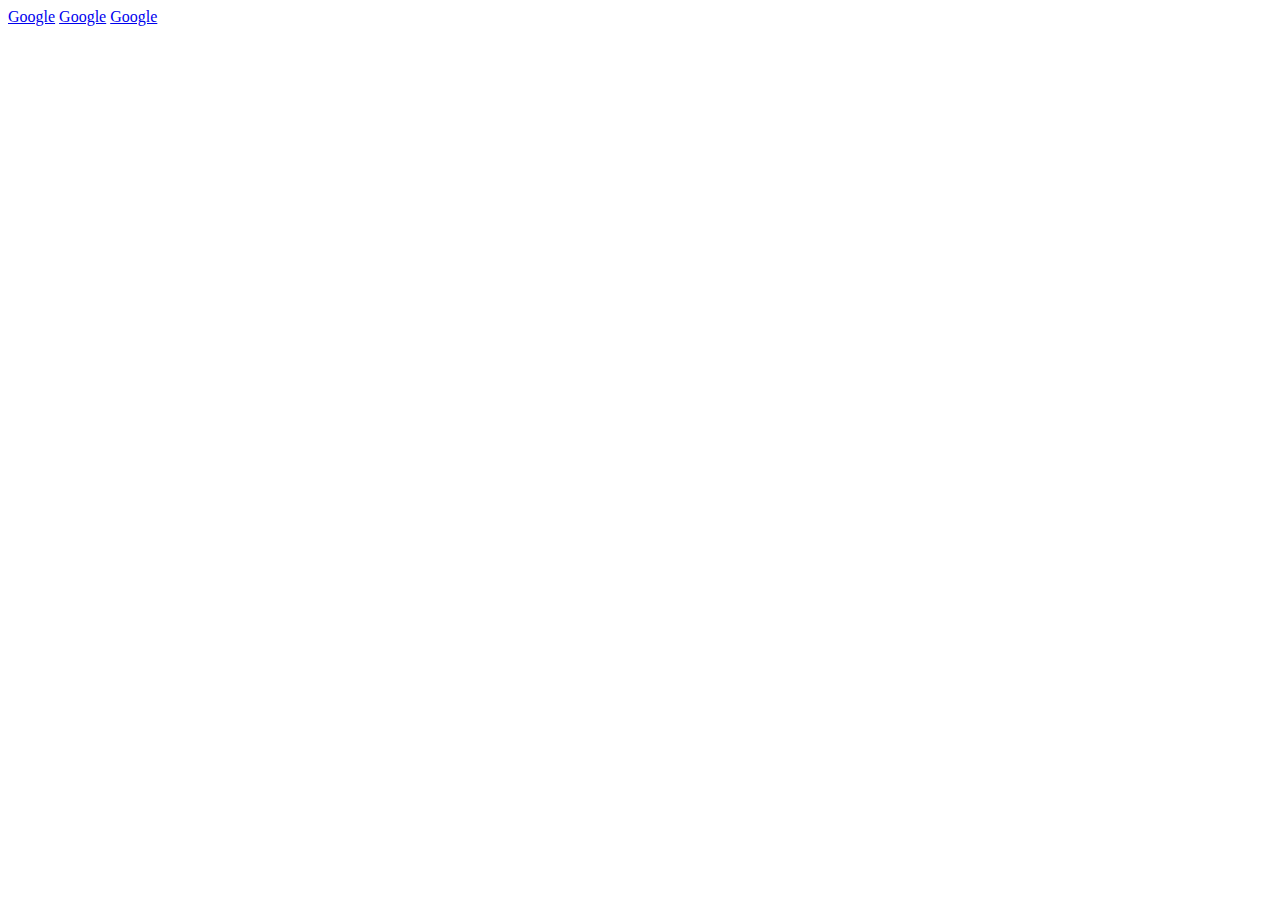
<file: Hyperlinks/index.html>
<!DOCTYPE html>
<html>
    <head>
        <title>First windows</title>
    </head>
    <body>
        <a href="https://google.com">Google</a>
        <a href="https://google.com" target="_blank">Google</a>
        <a href="https://google.com" title="apasa acest link">Google</a>
    </body>
</html>
</file>
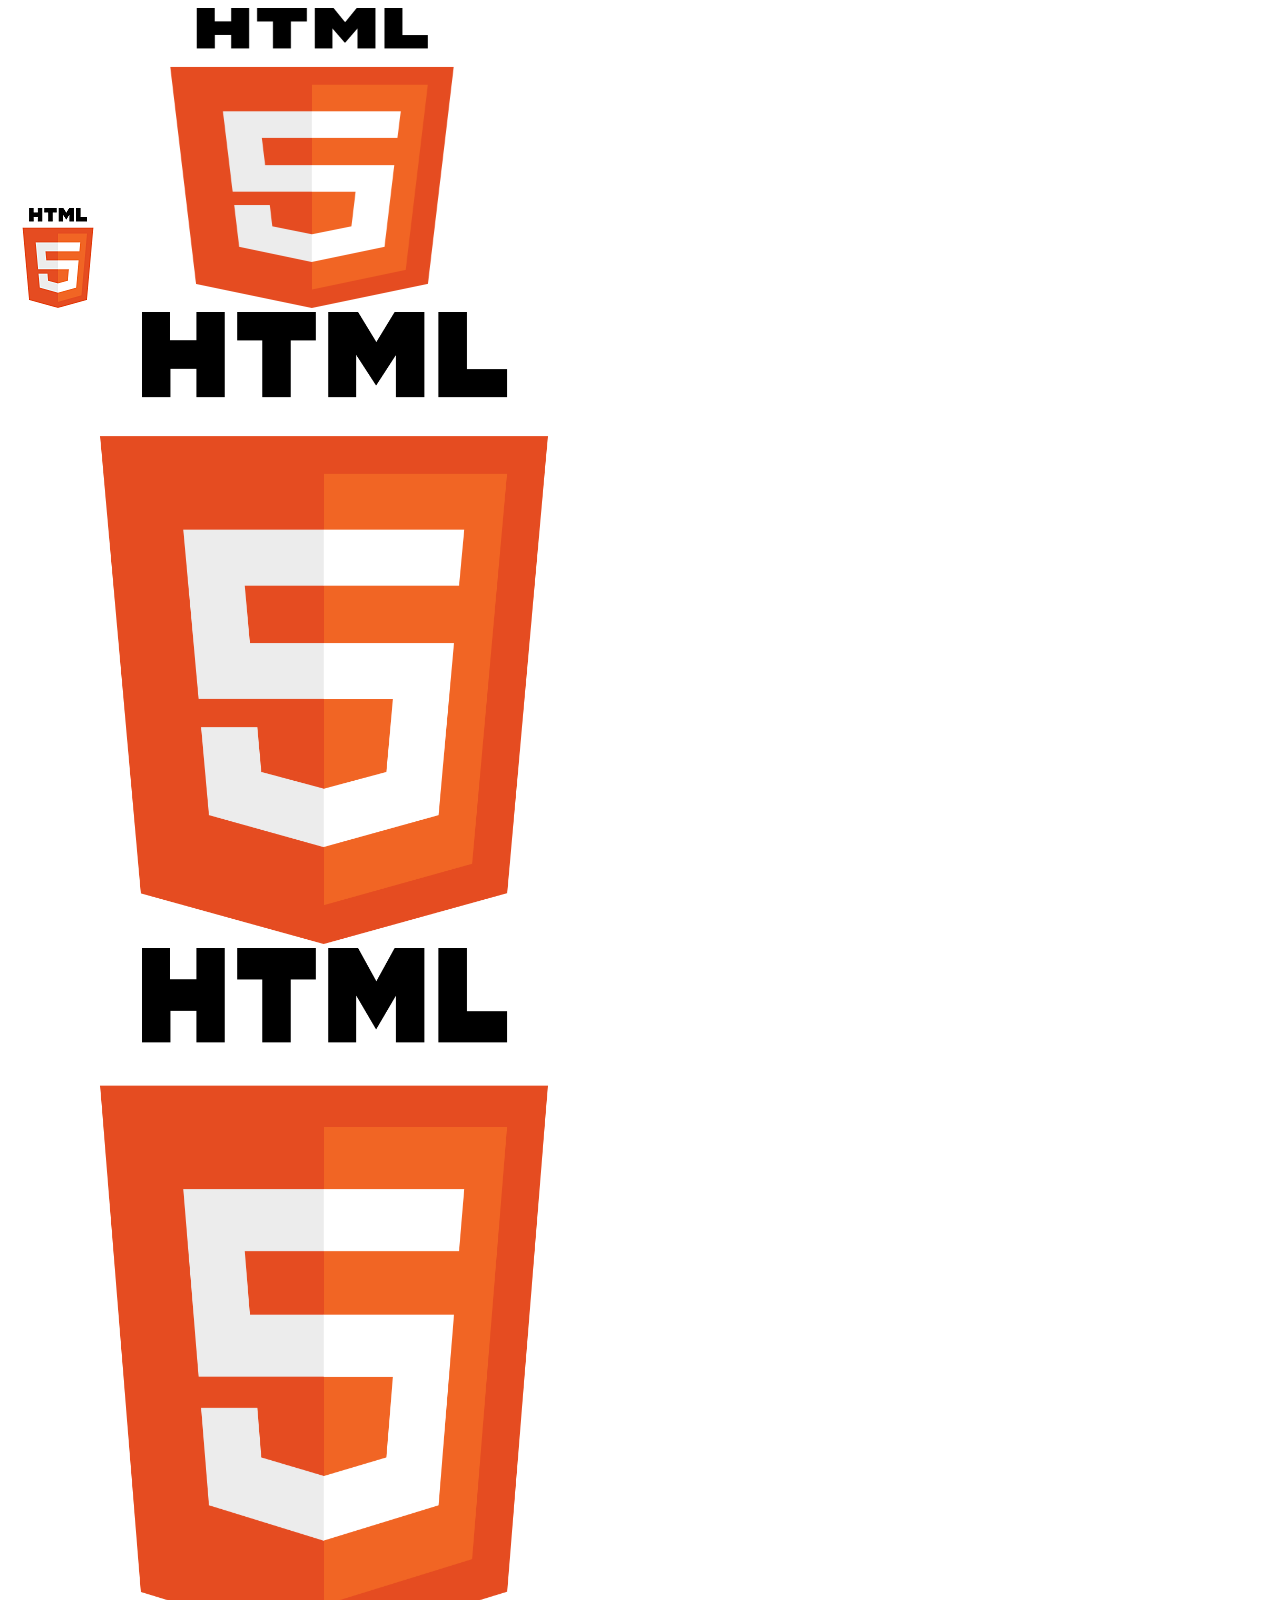
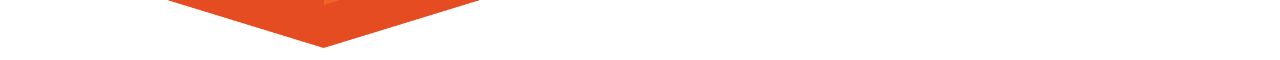
<file: imagini/index.html>
<!DOCTYPE html>
<html lang="ro">
<head>
    <meta charset="UTF-8">
    <meta name="viewport" content="width=device-width, initial-scale=1.0">
    <title>Document</title>
</head>
<body>
    <a  href ="html5-logo.png"><img src="html5-logo-small.png" alt="HTML5"></a>
   <img src="html5-logo.png" alt="HTML5" width="400" height="300"> 
   <br/> 
   <img src="html5-logo.png" alt="HTML5" width="50%">
   <br/> 
   <img src="html5-logo.png" alt="HTML5" width="50%" height="700">  
</body>
</html>
</file>
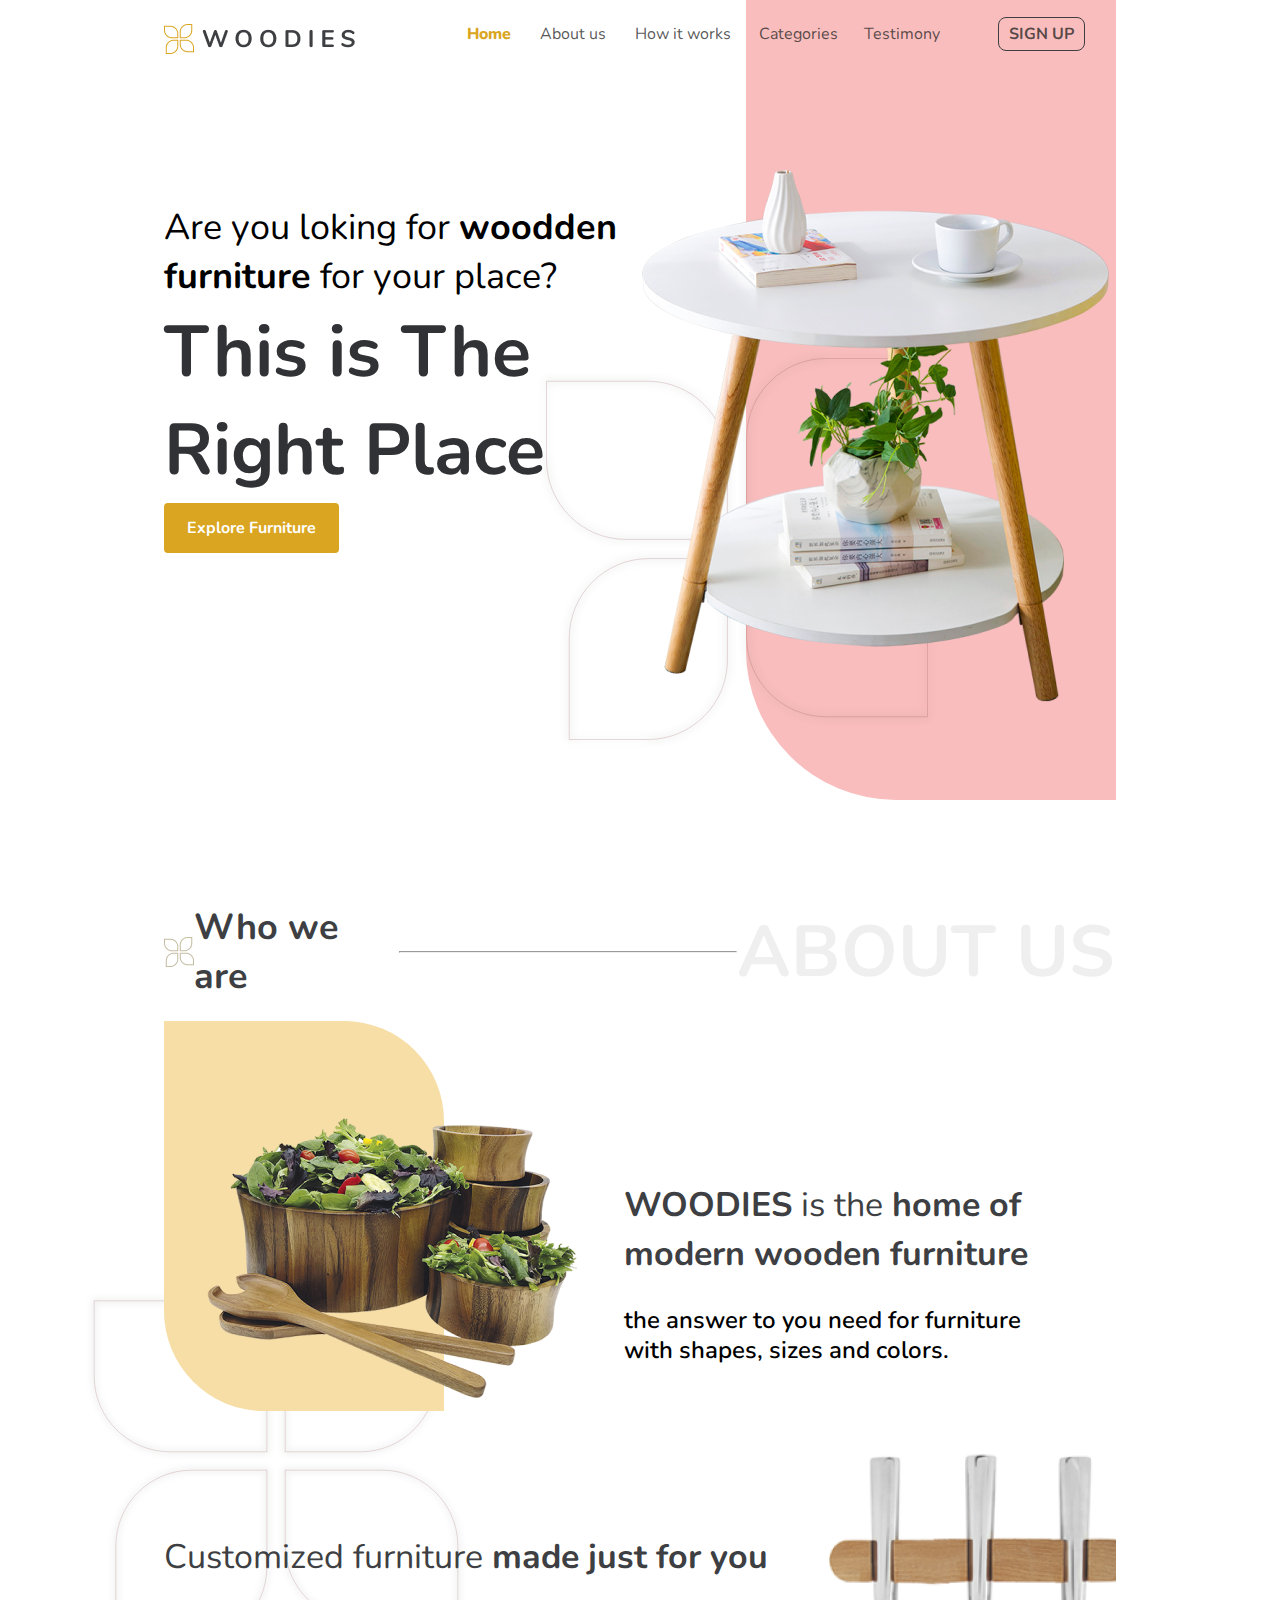
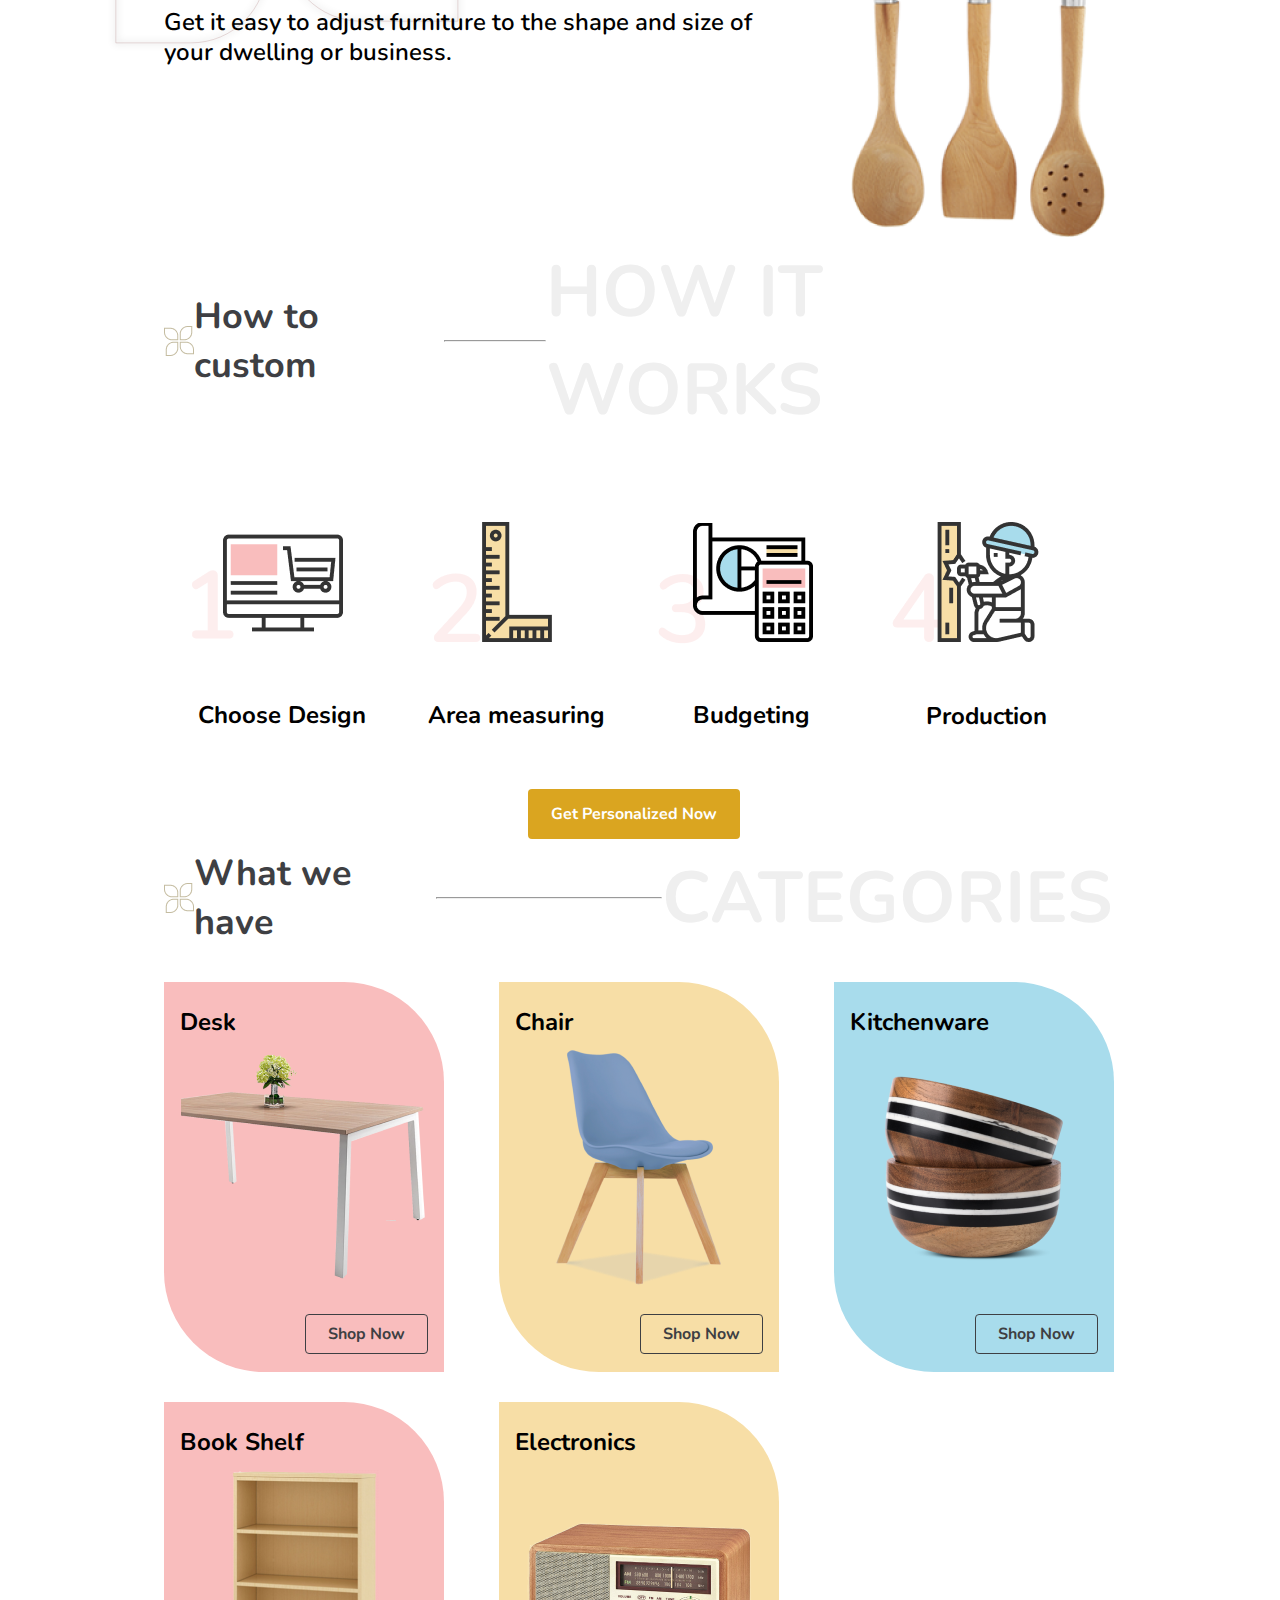
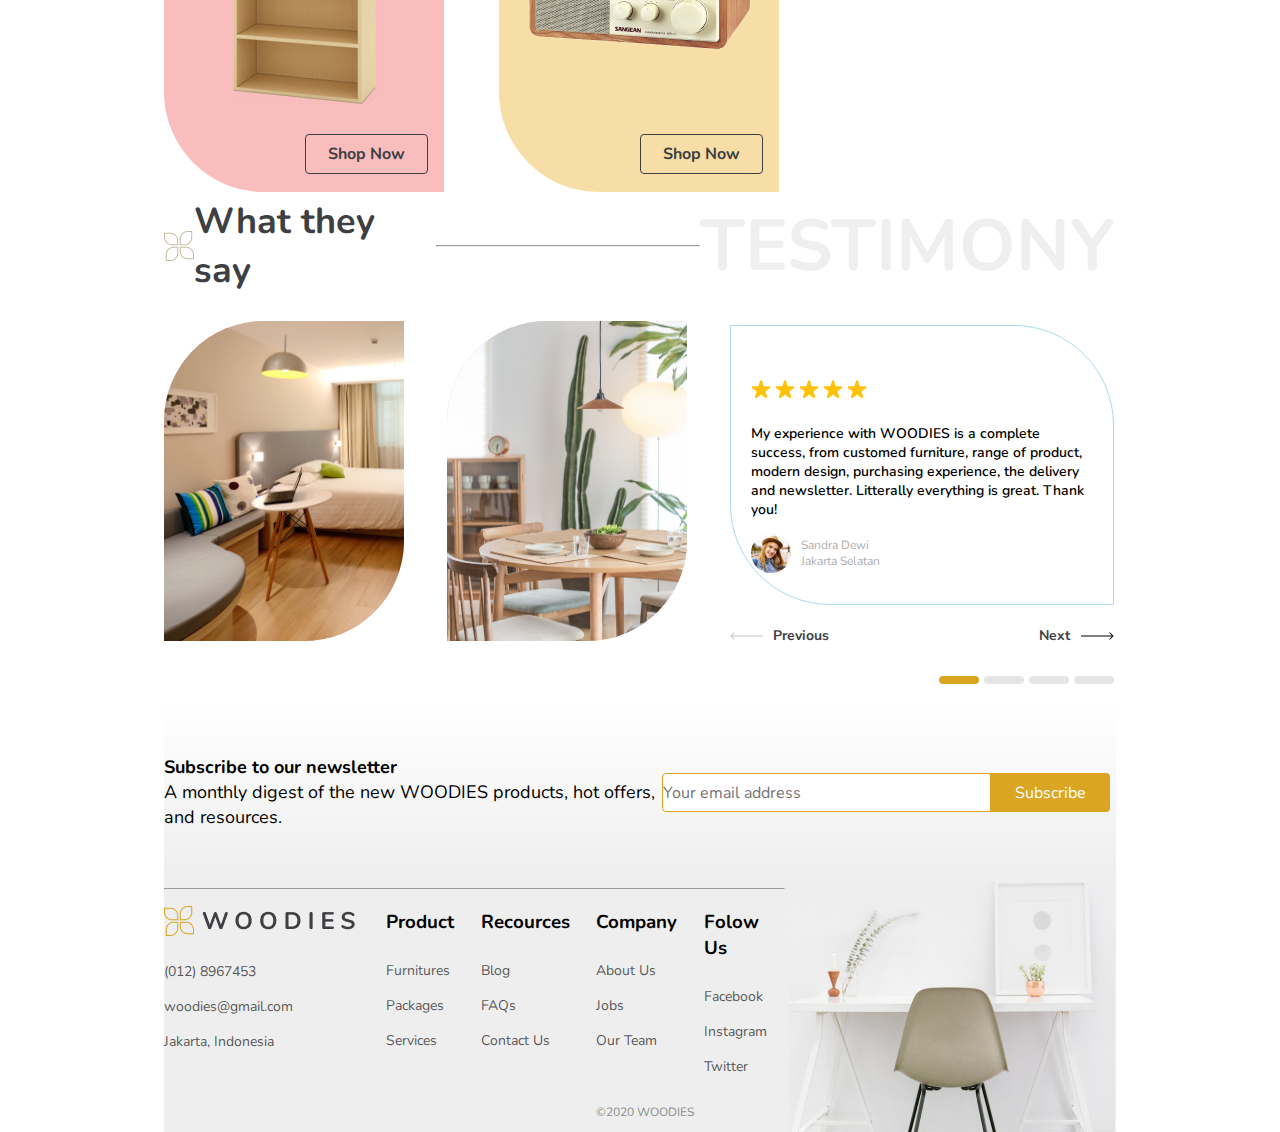
<file: procesul de machetare/index.html>
<!DOCTYPE html>
<html lang="en">

<head>
    <meta charset="UTF-8">
    <meta name="viewport" content="width=device-width, initial-scale=1.0">
    <link rel="preconnect" href="https://fonts.gstatic.com">
    <link rel="stylesheet" href="assets/css/main.css">
    <link href="https://fonts.googleapis.com/css2?family=Nunito&display=swap" rel="stylesheet">
    <title>Document</title>
</head>

<body>
    <div id="page-background">

    </div>
    <header>
        <img src="assets/img/logo.png" alt="">
        <nav>
            <ul>
                <li><a href="#" class="active">Home</a></li>
                <li><a href="#">About us</a></li>
                <li><a href="#">How it works</a></li>
                <li><a href="#">Categories</a></li>
                <li><a href="#">Testimony</a></li>
                <li><a href="#" class="signup">Sign up</a></li>
            </ul>
        </nav>
    </header>
    <section id="main">
        <div>
            <p>Are you loking for <strong>woodden furniture</strong> for your place?</p>
            <h1>This is The Right Place</h1>
            <button value="">Explore Furniture</button>
        </div>
        <img id="main-flower" src="assets/img/flower.svg" alt="">
        <img src="assets/img/table.png" alt="">
    </section>
    <section id="about">
        <div class="section-title">
            <img src="assets/img/small.png" alt="">
            <div>Who we are</div>
            <div>
                <hr />
            </div>
            <h2>ABOUT US</h2>
        </div>
        <article id="article1">
            <div>
                <img src="assets/img/wood.png" alt="">
                <div class="rectangle"></div>
            </div>
            <div>
                <header>
                    <strong>WOODIES</strong> is the <strong>home of modern wooden furniture</strong>
                </header>
                <p>the answer to you need for furniture with shapes, sizes and colors.</p>
            </div>
            <img id="main-flower" src="assets/img/flower.svg" alt="">
        </article>
        
        <article id="article2">
            <div>
                <header style="height: 50px;">
                    Customized furniture <strong>made just for you</strong>
                </header>
                <p>Get it easy to adjust furniture to the shape and size of your dwelling or business.</p>
            </div>
            <div>
                <img src="assets/img/beech.png" alt="">
            </div>
        </article>
    </section>
    <section id="how-to-works">
        <div class="section-title">
            <img src="assets/img/small.png" alt="">
            <div>How to custom</div>
            <div>
                <hr />
            </div>
            <h2>HOW IT WORKS</h2>
        </div>
        <div id="group1">
            <div class="custom">
                <img src="assets/img/Group 45-1.png" alt="">
                <p>Choose Design</p>
            </div>
            <div class="custom">
                <img src="assets/img/Group 46-1.png" alt="">
                <p>Area measuring</p>
            </div>
            <div class="custom">
                <img src="assets/img/Group 47-1.png" alt="">
                <p>Budgeting</p>
            </div>
            <div class="custom">
                <img src="assets/img/Group 48-1.png" alt="">
                <p>Production</p>
            </div>
            <button value="">Get Personalized Now</button>
        </div>

    </section>
    <section id="categories">
        <div class="section-title">
            <img src="assets/img/small.png" alt="">
            <div>What we have</div>
            <div>
                <hr />
            </div>
            <h2>CATEGORIES</h2>
        </div>
        <div id="group2">
            <div class="rectangle_cat desk">
                <p>Desk</p>
                <img src="assets/img/table1.png" alt="">
                <button value="">Shop Now</button>
            </div>
            <div class="rectangle_cat chair">
                <p>Chair</p>
                <img src="assets/img/chair.png" alt="">
                <button value="">Shop Now</button>
            </div>
            <div class="rectangle_cat kitchen">
                <p>Kitchenware</p>
                <img src="assets/img/cup.png" alt="">
                <button value="">Shop Now</button>
            </div>
            <div class="rectangle_cat book">
                <p>Book Shelf</p>
                <img src="assets/img/bookcase.png" alt="">
                <button value="">Shop Now</button>
            </div>
            <div class="rectangle_cat radio">
                <p>Electronics</p>
                <img src="assets/img/radio.png" alt="">
                <button value="">Shop Now</button>
            </div>

        </div>
    </section>
    <section id="testimony">
        <div class="section-title">
            <img src="assets/img/small.png" alt="">
            <div>What they say</div>
            <div>
                <hr />
            </div>
            <h2>TESTIMONY</h2>
        </div>
        <div id="group3">
            <div class="rectangle_test">
                <img src="assets/img/apartment.png" alt="">
            </div>
            <div class="rectangle_test">
                <img src="assets/img/breakfast.png" alt="">
            </div>
            <div class="container">
                <div class="rectangle_test3">
                    <div class="stars">
                        <img src="assets/img/star.png" alt="">
                        <img src="assets/img/star.png" alt="">
                        <img src="assets/img/star.png" alt="">
                        <img src="assets/img/star.png" alt="">
                        <img src="assets/img/star.png" alt="">
                    </div>
                    <p>My experience with WOODIES is a complete success, from customed furniture, range of product,
                        modern design, purchasing experience, the delivery and newsletter. Litterally everything is
                        great. Thank you!</p>
                    <div class="author">
                        <img src="assets/img/woman.png" alt="">
                        <p>Sandra Dewi<br />Jakarta Selatan</p>
                    </div>
                </div>
                <div class="rectangle_test4">
                    <img src="assets/img/arrow2.png" alt="">
                    <p>Previous</p>
                    <p></p>
                    <p>Next</p>
                    <img src="assets/img/arrow1.png" alt="">
                </div>
            </div>
            <div></div>
            <div></div>
            <div class="small_buttons">
                <div></div>
                <div class="rect active"></div>
                <div class="rect"></div>
                <div class="rect"></div>
                <div class="rect"></div>

            </div>
        </div>
    </section>
    <section id="forma">
        <p><strong>Subscribe to our newsletter</strong><br />
            A monthly digest of the new WOODIES products, hot offers, and resources.
        </p>
        <div id="input_button">
            <input type="text" placeholder="Your email address">
            <button>Subscribe</button>
        </div>
    </section>
    <footer>
        <div id="linie">
            <hr>
        </div>
        <img id="img_footer" src="assets/img/pexels-photo.png" alt="">
        <div>

            <img id="footer_logo" src="assets/img/logo.png" alt="">
            <ul>
                <li>(012) 8967453</li>
                <li>woodies@gmail.com</li>
                <li>Jakarta, Indonesia</li>
            </ul>
        </div>
        <div>
            <h3>Product</h3>
            <ul>
                <li><a href="#">Furnitures</a></li>
                <li><a href="#">Packages</a></li>
                <li><a href="#">Services</a></li>
            </ul>
        </div>
        <div>
            <h3>Recources</h3>
            <ul>
                <li><a href="#">Blog</a></li>
                <li><a href="#">FAQs</a></li>
                <li><a href="#">Contact Us</a></li>
            </ul>
        </div>
        <div>
            <h3>Company</h3>
            <ul>
                <li><a href="#">About Us</a></li>
                <li><a href="#">Jobs</a></li>
                <li><a href="#">Our Team</a></li>
            </ul>
        </div>
        <div>
            <h3>Folow Us</h3>
            <ul>
                <li><a href="#">Facebook</a></li>
                <li><a href="#">Instagram</a></li>
                <li><a href="#">Twitter</a></li>
            </ul>
        </div>
        <div id="copy">
            <p >&copy;2020 WOODIES</p>
        </div>
        

    </footer>
</body>


</html>
</file>
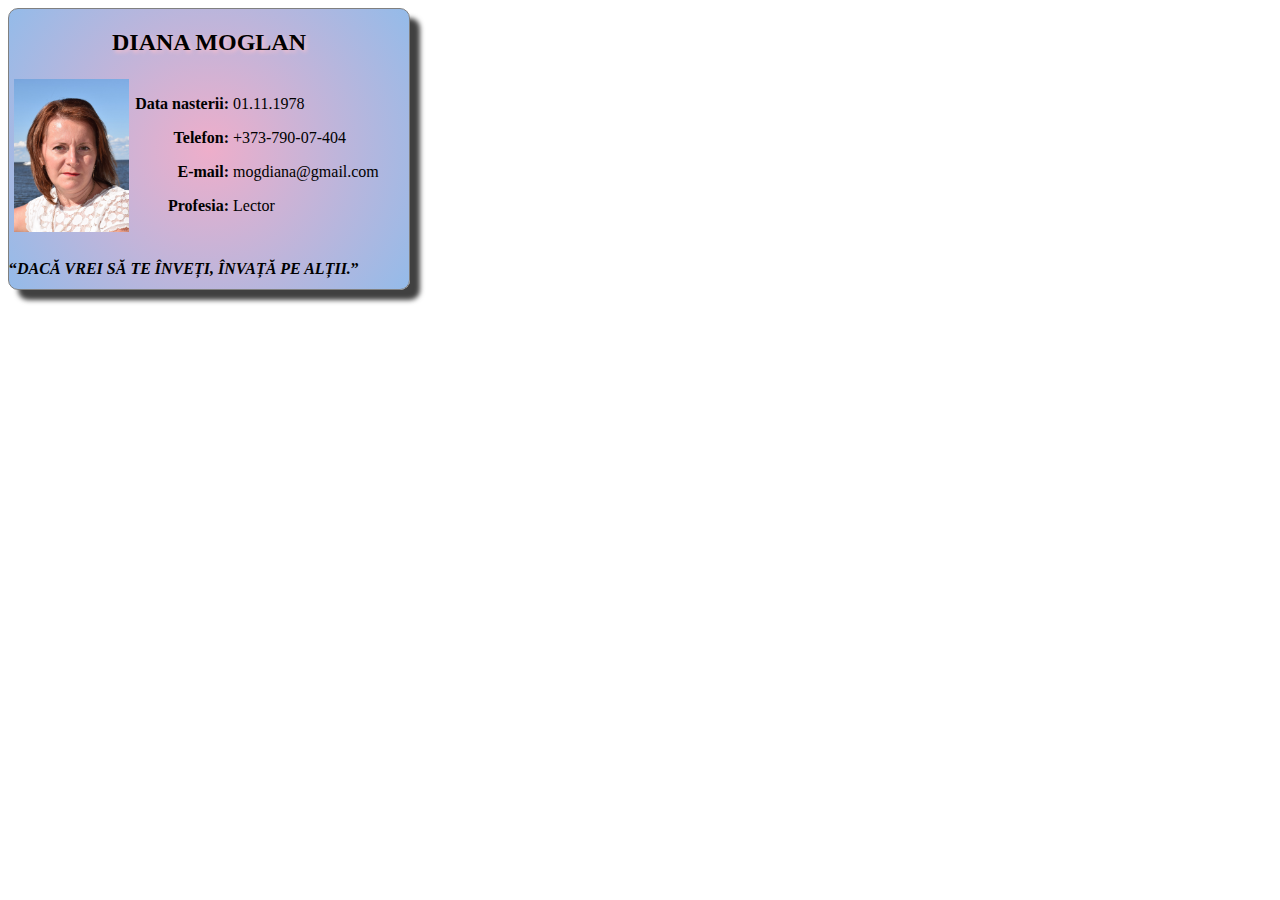
<file: css/card-grid/index.html>
<!DOCTYPE html>
<html lang="en">
<head>
    <meta charset="UTF-8">
    <meta name="viewport" content="width=device-width, initial-scale=1.0">
    <title>Document</title>
    <link rel="stylesheet" href="style.css">
</head>
<body>
   <article class="card">
        <div class="fullname"><h2>Diana Moglan</h2></div>
        <div class="card-portrait"><img src="img/portrait.jpg" alt=""/></div>
        <div class="card-info">
              <p><strong>Data nasterii:</strong> 01.11.1978</p>
              <p><strong>Telefon:</strong> +373-790-07-404</p>
              <p><strong>E-mail:</strong> mogdiana@gmail.com</p>
              <p><strong>Profesia:</strong> Lector</p>
        </div>
        <div class="motto">
            <h4><q><em>Dacă vrei să te înveți, învață pe alții.</em></q></h4>
        </div>
   </article>
</body>
</html>
</file>
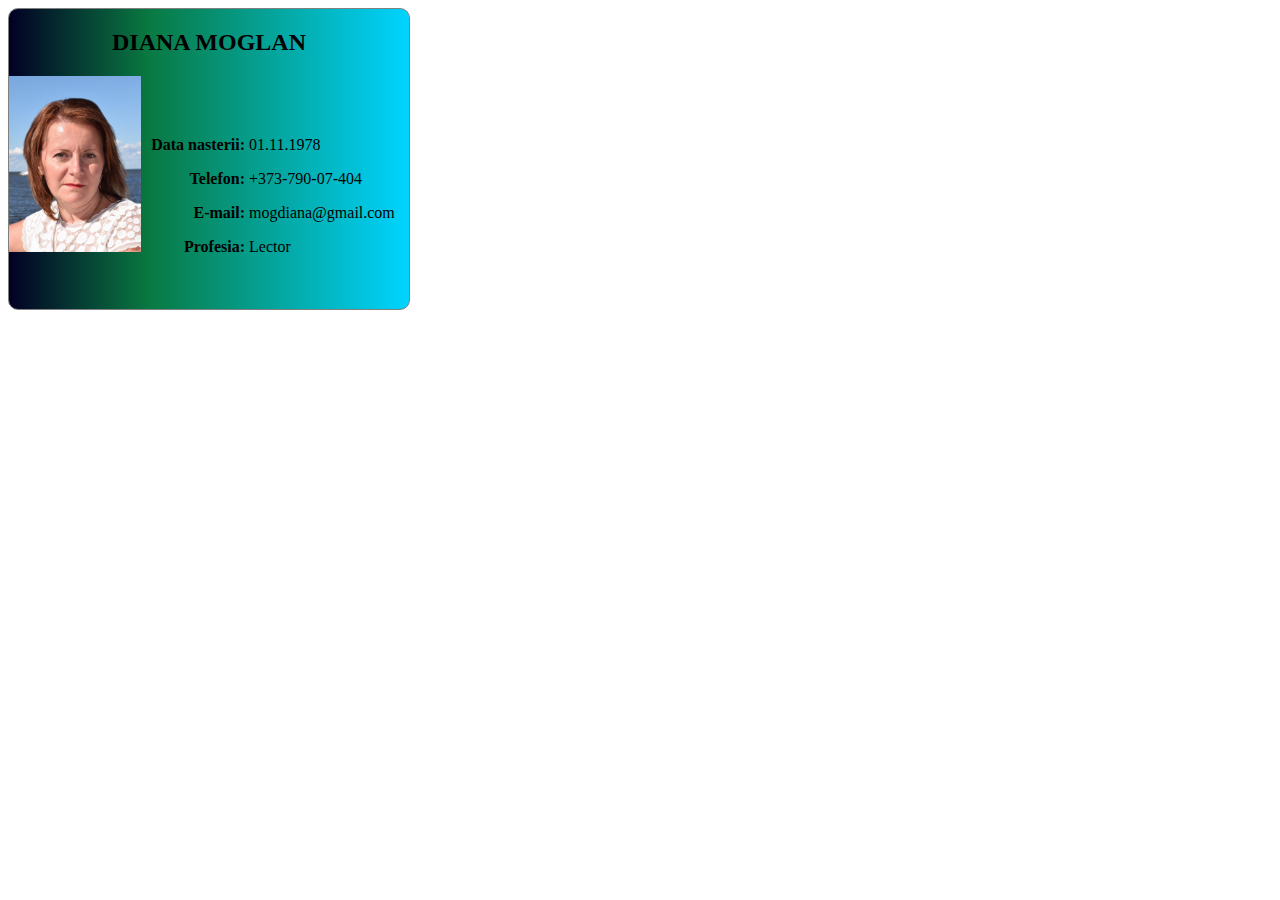
<file: css/card/index.html>
<!DOCTYPE html>
<html lang="en">
<head>
    <meta charset="UTF-8">
    <meta name="viewport" content="width=device-width, initial-scale=1.0">
    <title>Document</title>
    <link rel="stylesheet" href="style.css">
</head>
<body>
   <article class="card">
       <h2>Diana Moglan</h2>
       <img src="img/portrait.jpg" alt=""/>  
       <div class="info">
        <p>
            <strong>Data nasterii:</strong> 
            01.11.1978
        </p>
        <p>
            <strong>Telefon:</strong>
            +373-790-07-404
        </p>
        <p>
            <strong>E-mail:</strong>
            mogdiana@gmail.com
        </p>
        <p>
            <strong>Profesia:</strong>
            Lector
        </p>
    </div>        
   </article>
</body>
</html>
</file>
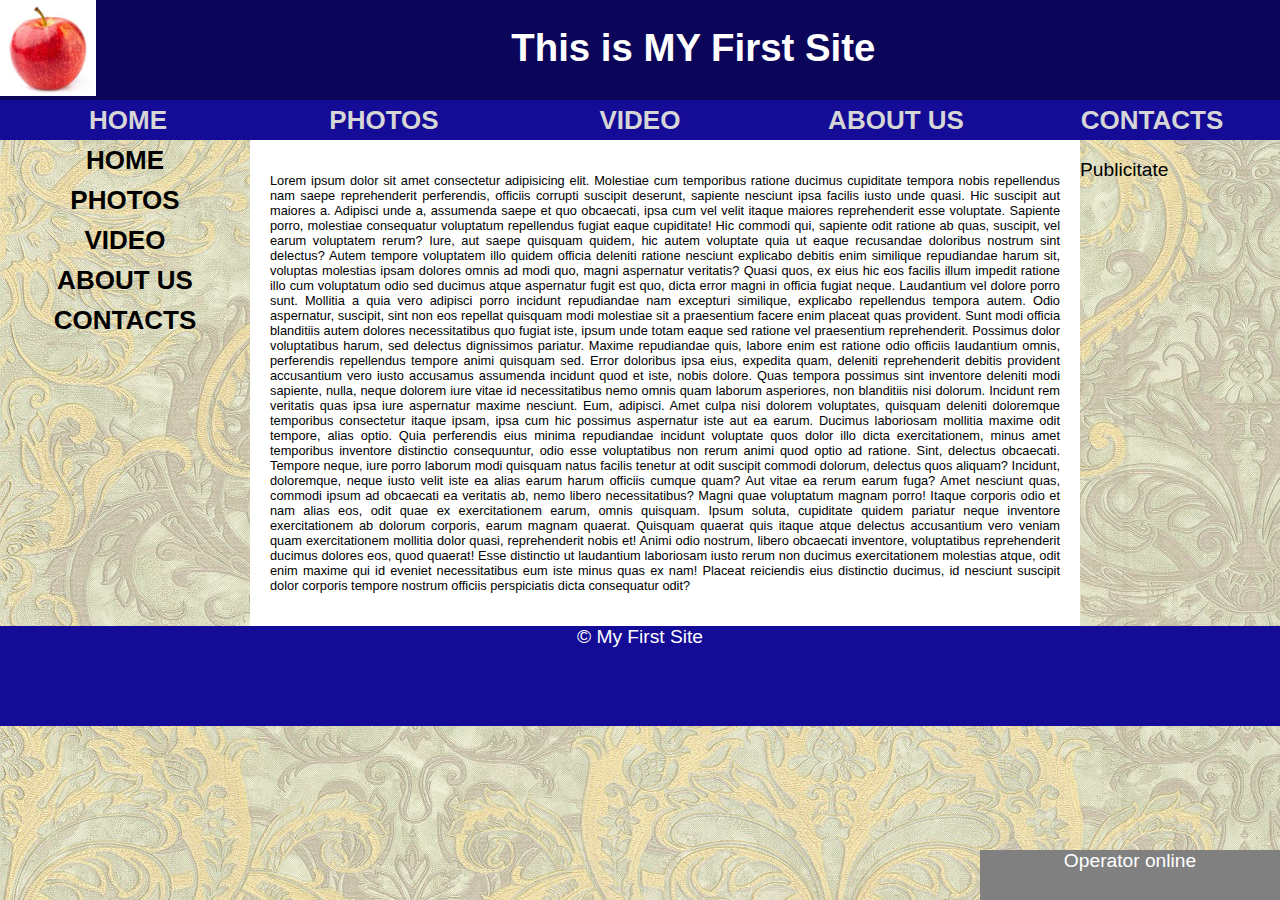
<file: css/display-grid/index.html>
<!DOCTYPE html>
<html>
<head>
    <meta charset="UTF-8">
    <meta name="viewport" content="width=device-width, initial-scale=1.0">
    <title>Display</title>
    <link rel="stylesheet" href="style.css">
</head>
<body>
    <header class="main-header">
        <img id="logo" src="img/logo.jpg" alt="">
        <h1>This is MY First Site</h1>
    </header>
    <nav>
        <ul class="menu menu-horizontal">
            <li>
                <a href="#">HOME</a>
            </li>
            <li>
                <a href="#">Photos</a>
            </li>
            <li>
                <a href="#">Video</a>
            </li>
            <li>
                <a href="#">About us</a>
            </li>
            <li>
                <a href="#">Contacts</a>
            </li>
        </ul>
    </nav>
    <aside class="block1">
        <ul class="menu menu-vertical">
            <li>
                <a href="#">HOME</a>
            </li>
            <li>
                <a href="#">Photos</a>
            </li>
            <li>
                <a href="#">Video</a>
            </li>
            <li>
                <a href="#">About us</a>
            </li>
            <li>
                <a href="#">Contacts</a>
            </li>
        </ul>
    </aside>
    <section class="contents">
        <p>Lorem ipsum dolor sit amet consectetur adipisicing elit. Molestiae cum temporibus ratione ducimus cupiditate tempora nobis repellendus nam saepe reprehenderit perferendis, officiis corrupti suscipit deserunt, sapiente nesciunt ipsa facilis iusto unde quasi. Hic suscipit aut maiores a. Adipisci unde a, assumenda saepe et quo obcaecati, ipsa cum vel velit itaque maiores reprehenderit esse voluptate. Sapiente porro, molestiae consequatur voluptatum repellendus fugiat eaque cupiditate! Hic commodi qui, sapiente odit ratione ab quas, suscipit, vel earum voluptatem rerum? Iure, aut saepe quisquam quidem, hic autem voluptate quia ut eaque recusandae doloribus nostrum sint delectus? Autem tempore voluptatem illo quidem officia deleniti ratione nesciunt explicabo debitis enim similique repudiandae harum sit, voluptas molestias ipsam dolores omnis ad modi quo, magni aspernatur veritatis? Quasi quos, ex eius hic eos facilis illum impedit ratione illo cum voluptatum odio sed ducimus atque aspernatur fugit est quo, dicta error magni in officia fugiat neque. Laudantium vel dolore porro sunt. Mollitia a quia vero adipisci porro incidunt repudiandae nam excepturi similique, explicabo repellendus tempora autem. Odio aspernatur, suscipit, sint non eos repellat quisquam modi molestiae sit a praesentium facere enim placeat quas provident. Sunt modi officia blanditiis autem dolores necessitatibus quo fugiat iste, ipsum unde totam eaque sed ratione vel praesentium reprehenderit. Possimus dolor voluptatibus harum, sed delectus dignissimos pariatur. Maxime repudiandae quis, labore enim est ratione odio officiis laudantium omnis, perferendis repellendus tempore animi quisquam sed. Error doloribus ipsa eius, expedita quam, deleniti reprehenderit debitis provident accusantium vero iusto accusamus assumenda incidunt quod et iste, nobis dolore. Quas tempora possimus sint inventore deleniti modi sapiente, nulla, neque dolorem iure vitae id necessitatibus nemo omnis quam laborum asperiores, non blanditiis nisi dolorum. Incidunt rem veritatis quas ipsa iure aspernatur maxime nesciunt. Eum, adipisci. Amet culpa nisi dolorem voluptates, quisquam deleniti doloremque temporibus consectetur itaque ipsam, ipsa cum hic possimus aspernatur iste aut ea earum. Ducimus laboriosam mollitia maxime odit tempore, alias optio. Quia perferendis eius minima repudiandae incidunt voluptate quos dolor illo dicta exercitationem, minus amet temporibus inventore distinctio consequuntur, odio esse voluptatibus non rerum animi quod optio ad ratione. Sint, delectus obcaecati. Tempore neque, iure porro laborum modi quisquam natus facilis tenetur at odit suscipit commodi dolorum, delectus quos aliquam? Incidunt, doloremque, neque iusto velit iste ea alias earum harum officiis cumque quam? Aut vitae ea rerum earum fuga? Amet nesciunt quas, commodi ipsum ad obcaecati ea veritatis ab, nemo libero necessitatibus? Magni quae voluptatum magnam porro! Itaque corporis odio et nam alias eos, odit quae ex exercitationem earum, omnis quisquam. Ipsum soluta, cupiditate quidem pariatur neque inventore exercitationem ab dolorum corporis, earum magnam quaerat. Quisquam quaerat quis itaque atque delectus accusantium vero veniam quam exercitationem mollitia dolor quasi, reprehenderit nobis et! Animi odio nostrum, libero obcaecati inventore, voluptatibus reprehenderit ducimus dolores eos, quod quaerat! Esse distinctio ut laudantium laboriosam iusto rerum non ducimus exercitationem molestias atque, odit enim maxime qui id eveniet necessitatibus eum iste minus quas ex nam! Placeat reiciendis eius distinctio ducimus, id nesciunt suscipit dolor corporis tempore nostrum officiis perspiciatis dicta consequatur odit?</p>
    </section>
    <aside class="block2">
        <p>Publicitate</p>
    </aside>
    <footer class="main-footer">
        &copy; My First Site
        <div id="chat">Operator online</div>
    </footer>
</body>
</html>
</file>
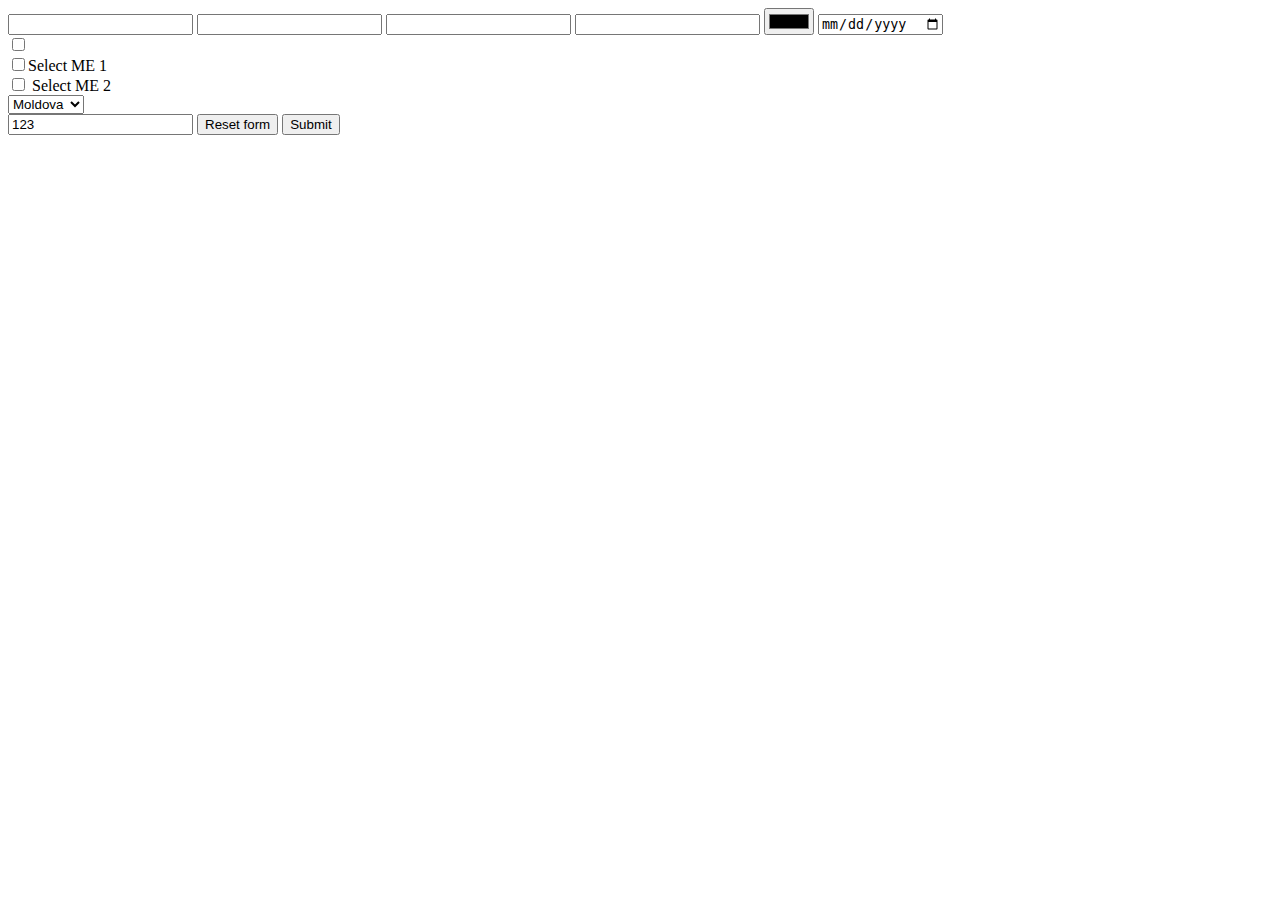
<file: formulare/formulare.html>
<!doctype html>
<html lang="en">
	<head>
		<meta content="text/html; charset=UTF-8" />
		<title>Formular</title>
	</head>
	<body>
		<form action="http://google.com" method="POST">
			<input type="email">
			<input type="text">
			<input type="password">
			<input type="number">
			<input type="color">
			<input type="date">
			<br/>
			
			<input type="checkbox">
			<br/>
			
			<label>
				<input type="checkbox">Select ME 1
			</label>
			<br/>
			
			<input type="checkbox" id="select_me">
			<label	for="select_me"> Select ME 2 </label>
			<br/>
			<select  name="" id="">
				<option value="">Moldova</option>
				<option value="" disabled>Romania</option>
				<option value="">Ucraina</option>
			</select>
			<br/>
			<input type="number" id="" readonly value="123">
			<input type="reset" id="" value="Reset form">
			<input type="submit">
			<input type="hidden" id="">
		</form>
	</body>
</html>
</file>
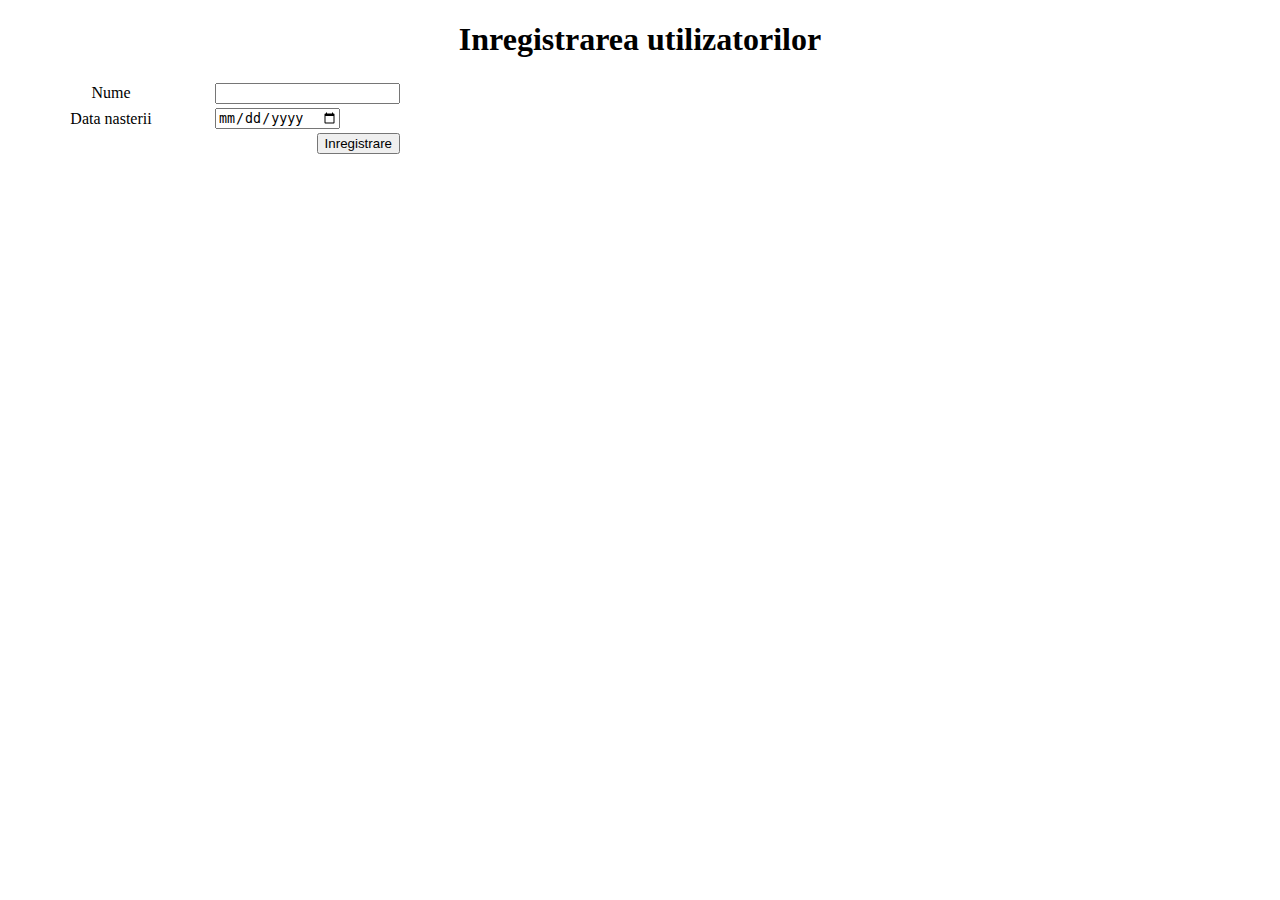
<file: formulare/inregistrare.html>
<!doctype html>
<html lang="en">
	<head>
		<meta content="text/html; charset=UTF-8" />
		<title>Formular</title>
	</head>
	<body>
		<h1 style="text-align:center;">Inregistrarea utilizatorilor</h1>
		<form action="" method="GET">
		<table border="0">
			<tr>
				<td width="200" align="center">Nume</td>
				<td><input type="text" name="name"></td>
			</tr>
			<tr>
				<td width="200" align="center">Data nasterii</td>
				<td><input type="date" name="name"></td>
			</tr>
			<tr >
				<td align="right" colspan="2"><input type="submit" value="Inregistrare"></td>
			</tr>
		</table>
		</form>
<!--
		<form action="http://google.com" method="POST">
			<input type="email">
			<input type="text">
			<input type="password">
			<input type="number">
			<input type="color">
			<input type="date">
			<br/>
			
			<input type="checkbox">
			<br/>
			
			<label>
				<input type="checkbox">Select ME 1
			</label>
			<br/>
			
			<input type="checkbox" id="select_me">
			<label	for="select_me"> Select ME 2 </label>
			<br/>
			<select  name="" id="">
				<option value="">Moldova</option>
				<option value="" disabled>Romania</option>
				<option value="">Ucraina</option>
			</select>
			<br/>
			<input type="number" id="" readonly value="123">
			<input type="reset" id="" value="Reset form">
			<input type="submit">
			<input type="hidden" id="">
		</form>
-->
	</body>
</html>
</file>
<file: procesul de machetare/assets/css/main.css>
body{
    margin: 0 auto;
    padding: 0;
    width: 952px;
    position: relative;
    font-family: Nunito;
}
#page-background{
    background-color: #F9BDBD;
    width: 370px;
    height: 800px;
    position: absolute;
    top: 0;
    right: 0;
    border-bottom-left-radius: 150px;
    z-index: -1;

}
header {
    padding-top: 23px;
    /* border: 1px solid red; */
    height: 100px;
    display: grid;
    grid-template-columns: 1fr 2fr;
}
header nav ul{
    list-style: none;
    padding: 0;
    margin: 0;
    display: grid;
    grid-template-columns: 45px 68px 96px 77px 74px 150px;
    column-gap: 28px;
   
}
header nav ul li{
    text-align: center;
}
header nav ul li a{
    font-size: 16px;
    color: rgba(34, 34, 34, 0.75);
    text-decoration: none;
    line-height: 22px;
    font-weight: normal;
    font-style: normal;
}
header nav ul li a.active{
    font-weight: 800;
    color: #DAA520;
}

header nav ul li a.signup{
    text-transform: uppercase;
    border: 1px solid #3E3F43;
    font-weight: bold;
    border-radius: 8px;
    box-sizing: border-box;
    padding: 5px 10px;
}
section{
    /* border: 1px solid red; */
}
section#main{
    display: grid;
    grid-template-columns: repeat(2, 1fr);
    padding-top: 5em;
    min-height: 700px;
}
section#main div{
    display: grid;
    grid-template-rows: 100px 200px 40px;
}

section#main div p{
    margin: 0;
    font-size: 36px;
    width: 504px;
} 
section#main img{
    margin-left: -80px;
    margin-top: -50px;
}
section#main #main-flower{
    position: absolute;
    top: 400px;
    right: 180px;
    z-index: -1;
}
section#main div h1{
    margin: 0;
    font-size: 72px;
    font-weight: bold;
    color: #313235;
}
section#main div button{
    border-radius: 4px;
    background-color: #DAA520;
    border: none;
    color: white;
    width: 175px;
    height: 50px;
    font-family: Nunito;
    font-weight: bold;
    font-size: 16px;
    line-height: 22px;
}
section#main div button:hover{
    border: 2px solid black;
}
section#about .section-title{
    margin: 0;
    margin-bottom: 100px;
    padding: 0;
    display: grid;
    grid-template-columns: 30px 205px auto 379px;
    align-items: center;    
}

section#about .section-title div:nth-child(2){
    font-size: 36px;
    font-weight: bold;
    color: #3E3F43;
}
section#about .section-title h2{
    color: rgba(34, 34, 34, 0.1);
    font-size: 72px;
    opacity: 0.7;
    font-weight: bold;
    margin: 0;
}
section#about #article1{
    position: relative;
    display: grid;
    grid-template-columns: 400px 430px;
    column-gap: 60px;
    margin-bottom: 40px;
}
section#about #main-flower{
    position: absolute;
    width: 380px;
    top: 170px;
    right: 650px;
    z-index: -3;
}
section#about #article2{
    display: grid;
    grid-template-columns: auto 287px;
    column-gap: 60px;
}
article header{
    margin: 0;
    margin-top: 80px;
    padding: 0;
    display: block;
    font-size: 34px;
    line-height: 49px;
    color: #3E3F43;
}
.rectangle{
    position: absolute;
    z-index: -1;
    width: 280px;
    height: 390px;
    /* left: 100px; */
    top: -80px; 
    border-radius: 0px 100px 0px 100px;
    background: #F7DEA6;
    box-sizing: border-box;
}

article p{
    font-size: 24px;
    line-height: 30px;
    font-weight: 600;
}
#article1 img {
    margin: 0;
    margin-left: 30px;
}
section#how-to-works .section-title{
    margin: 0;
    margin-bottom: 80px;
    padding: 0;
    display: grid;
    grid-template-columns: 30px 250px auto 570px;
    align-items: center;    
}

section#how-to-works .section-title div:nth-child(2){
    font-size: 36px;
    font-weight: bold;
    color: #3E3F43;
}
section#how-to-works .section-title h2{
    color: rgba(34, 34, 34, 0.1);
    font-size: 72px;
    opacity: 0.7;
    font-weight: bold;
    margin: 0;
}
section#how-to-works #group1{
    margin: 0;
    padding: 0;
    display: grid;
    grid-template-columns: repeat(4,235px);
    grid-template-rows: 240px 70px;
    row-gap: 20px;
    align-items: center; 
    text-align: center;
    font-size: 24px;
    font-weight: bold;
    line-height: 33px;
}
section#how-to-works button{
    border-radius: 4px;
    background-color: #DAA520;
    border: none;
    color: white;
    width: 212px;
    height: 50px;
    font-family: Nunito;
    font-weight: bold;
    font-size: 16px;
    line-height: 22px;
    margin: 0 auto;
    grid-area: 2 / 1 / 3 / 5;
}
section#how-to-works div button:hover{
    border: 2px solid black;
}

section#categories .section-title{
    margin: 0;
    margin-bottom: 30px;
    padding: 0;
    display: grid;
    grid-template-columns: 30px 242px auto 454px;
    align-items: center;    
}
section#categories .section-title div:nth-child(2){
    font-size: 36px;
    font-weight: bold;
    color: #3E3F43;
}
section#categories .section-title h2{
    color: rgba(34, 34, 34, 0.1);
    font-size: 72px;
    opacity: 0.7;
    font-weight: bold;
    margin: 0;
}

section#categories #group2{
    margin: 0;
    padding: 0;
    display: grid;
    grid-template-columns: repeat(3,280px);
    grid-template-rows: repeat(2, 400px);
    column-gap: 55px;
    row-gap: 20px; 
    align-items: center; 
    text-align: left;
    font-size: 24px;
    font-weight: bold;
    line-height: 33px;
}

#group2 p {
    padding-left: 16px;
}

.rectangle_cat{
    z-index: -1;
    width: 280px;
    height: 390px;
    border-radius: 0px 100px 0px 100px;
    background: #F9BDBD;
    box-sizing: border-box;
    display: grid;
    grid-template-columns: 1fr;
    grid-template-rows: 10% 75% 15%;
} 
.rectangle_cat.chair{
    background: #F7DEA6;
}

.rectangle_cat.kitchen{
    background: #A8DCEC;
}

.rectangle_cat.book{
    background: #F9BDBD;
}

.rectangle_cat.radio{
    background: #F7DEA6;
}
.rectangle_cat img{
  margin: auto auto;
}

section#categories button{
    border-radius: 4px;
    background-color: transparent;
    border: 1px solid #3E3F43;
    color: #3E3F43;
    width: 123px;
    height: 40px;
    font-family: Nunito;
    font-weight: bold;
    font-size: 16px;
    line-height: 22px;
    margin: 0 16px 0px auto;
}

section#testimony .section-title{
    margin: 0;
    margin-bottom: 30px;
    padding: 0;
    display: grid;
    grid-template-columns: 30px 242px auto 416px;
    align-items: center;    
}
section#testimony .section-title div:nth-child(2){
    font-size: 36px;
    font-weight: bold;
    color: #3E3F43;
}
section#testimony .section-title h2{
    color: rgba(34, 34, 34, 0.1);
    font-size: 72px;
    opacity: 0.7;
    font-weight: bold;
    margin: 0;
}

section#testimony #group3{
    margin: 0;
    padding: 0;
    display: grid;
    grid-template-columns: repeat(2,240px) 384px;
    grid-template-rows: 320px 50px;
    column-gap: 43px;
    row-gap: 10px; 
    align-items: center; 
    text-align: left;
    font-size: 24px;
    font-weight: bold;
    line-height: 33px;
}

.rectangle_test img{
    width: 240px;
    height: 320px;
    border-radius: 100px 0px 100px 0px;
    background: #F9BDBD;
    box-sizing: border-box;
} 

.container {
    width: 384px;
    height: 320px;
    display: grid;
    grid-template-rows: 280px 20px; 
}
.rectangle_test3{
    padding: 54px 20px;
    border-radius: 0px 100px 0px 100px;
    background: #FFFFFF;
    border: 1px solid #A8DCEC;
    box-sizing: border-box;
    display: grid;
    grid-template-rows: 30px auto 40px;     
    font-size: 14px;
    font-weight: 600;
    line-height: 19px;
}

.author {
    display: grid;
    grid-template-columns: 40px auto;
    column-gap: 10px;
}
.author p{
    margin: auto 0;
    font-size: 12px;
    line-height: 16px;
    color: #AFAFAF;
    font-weight: normal;
    vertical-align: middle;
}

.author img {
    border-radius: 50%;
}

.rectangle_test4{
    display: grid;
    grid-template-columns: 33px 60px auto 32px 33px;
    margin: 21px 0 auto 0;
    column-gap: 10px;
    font-size: 14px;
    color: #3E3F43;
}

.rectangle_test4 p {
    margin: auto 0;
    line-height: 19px;
    vertical-align: middle;
}
.rectangle_test4 img {
    margin: auto 0;
}

.small_buttons {
    display: grid;
    grid-template-columns: auto repeat(4, 40px);
    column-gap: 5px;    
}

.small_buttons .rect {
    background: #E5E5E5;
    border-radius: 8px;
    width:40px;
    height: 8px;
}

.small_buttons .rect.active {
    background: #DAA520;
}

section#forma {
    display: grid;
    grid-template-columns: 493px auto;
    column-gap: 5px;
    background: linear-gradient(0deg, rgba(238,238,238,1) 0%, rgba(255,255,255,1) 100%);  
    font-size: 18px;
    line-height: 25px;
    color: #000000;
    margin:0;
    padding: 50px 0px;
}

section#forma p {
    margin:0;
}

section#forma input {
    padding: 0;
    margin: 0;
    width: 330px;
    height: 39px;
    background: #FFFFFF;
    border: 1px solid #DAA520;
    box-sizing: border-box;
    border-radius: 4px;
    font-family: Nunito;
    font-style: normal;
    font-weight: normal;
    font-size: 16px;
    line-height: 22px;
    }

#input_button {
    margin: auto 0;
}

section#forma button{
    border-radius: 0 4px 4px 0;
    background-color: #DAA520;
    border: none;
    color: white;
    width: 120px;
    height: 39px;
    font-family: Nunito;
    font-size: 16px;
    line-height: 22px;
    margin: auto 0;
    margin-left: -7px;
}
section#forma div button:hover{
    border: 2px solid black;
}

footer{
    /* border: 1px solid red; */
    background-color: rgba(238,238,238,1);
    height: 252px;
    display: grid;
    grid-template-columns: 192px 65px 85px 78px 81px 326px;
    grid-template-rows: 10px 160px 70px;
    column-gap: 30px;
    /* justify-items: center;
    align-items: center; */
}

footer p {
    font-size: 14px;
    color: rgba(34, 34, 34, 0.75);
    text-decoration: none;
    line-height: 35px;
    font-weight: normal;
    font-style: normal;  
}

footer ul {
    list-style: none;
    margin:0;
    padding:0;
}


footer ul li{
    font-size: 14px;
    color: rgba(34, 34, 34, 0.75);
    text-decoration: none;
    line-height: 35px;
    font-weight: normal;
    font-style: normal;    
}

footer ul li a {
    font-size: 14px;
    color: rgba(34, 34, 34, 0.75);
    text-decoration: none;
    line-height: 35px;
    font-weight: normal;
    font-style: normal; 
}
#linie {
    grid-area: 1 / 1 / 2 / 6;
}

#img_footer {
    margin-left: -26px;
    grid-area: 1 / 6 / 4 / 7;  
}

#footer_logo {
    margin-top: 15px;
    margin-bottom: 10px;
} 
footer #copy {
    grid-area: 3 / 4 / 4 / 6;     
    align-self: end;
}

footer #copy p{
    margin: 0;
    padding: 0;
    font-size: 12px;
    line-height: 16px;
    color: #8D8D8D;
}
</file>
<file: css/card-grid/style.css>
.card {
    border: 1px solid gray;
    width: 400px;
    height: 280px;
    border-radius: 10px;
    background: radial-gradient(circle, rgba(238,174,202,1) 0%, rgba(148,187,233,1) 100%);
    box-shadow: 10px 10px 5px 0px rgba(0,0,0,0.75);
    display:grid;
    grid-template-areas: 
    "fullname fullname"
    "card-portrait card-info"
    "motto motto";
    grid-template-columns: 120px auto;
    grid-template-rows: 70px auto 50px;
}

.fullname h2{
    font-family: Georgia, 'Times New Roman', Times, serif;
    text-transform: uppercase;
    text-align: center;
    text-shadow: 2px 2px 4px pink;
}
.card-portrait img{
    width: 100%;
}

.card-info strong {
    width: 100px;
    display: inline-block;
    text-align: right;
}
.motto{
    font-family: Georgia, 'Times New Roman', Times, serif;
    text-transform: uppercase;
    grid-area: motto;
}

.fullname{
    grid-area: fullname;
}

.card-portrait{
    grid-area: card-portrait;
    padding-left: 5px;
}

.card-info{
    grid-area: card-info;
}
</file>
<file: css/card/style.css>
.grid {
    grid-template-columns: 40px 50px auto 50px 40px;
    grid-template-rows: 25% 100px auto;
}

.card {
    border: 1px solid gray;
    width: 400px;
    height: 300px;
    border-radius: 10px;
    background: linear-gradient(90deg, rgba(2,0,36,1) 0%, rgba(9,121,65,1) 35%, rgba(0,212,255,1) 100%);;
    
}


.card h2 {
    font-family: Georgia, 'Times New Roman', Times, serif;
    text-transform: uppercase;
    text-align: center;
}

.card img {
    width: 33%;
}

.card .info {
    display: inline-block;
}

.card .info strong {
    width: 100px;
    display: inline-block;
    text-align: right;
}
</file>
<file: css/display-grid/style.css>
body{
    display:grid;
    grid-template-areas: 
    "main-header main-header main-header"
    "navigare navigare navigare"
    "block1 contents block2"
    "main-footer main-footer main-footer";
    grid-template-columns: 250px auto 200px;
    grid-template-rows: 100px 40px auto 100px; 
    margin: 0;
    padding: 0;
    font-family: Verdana, Geneva, Tahoma, sans-serif;
    font-size: 1.5vw;
    background: url(img/fundal3.jpg);
    background-attachment: fixed;
}

.main-header{
   background: rgb(12, 6, 90);
   grid-area: main-header;
   display: grid;
   grid-template-columns: 1fr 11fr;
}

header #logo{
    height: 7.5vw;
}
header h1{
    text-align: center;
    color: white;
}
nav{
   background: rgb(221, 182, 182);
   grid-area: navigare;
   position: sticky;
   top: 0px;
}

aside{
   max-height: 400px;
}

.block1{
  /* background: chocolate;*/
}

.contents{
   background-color: white;
   grid-area: contents;
   padding: 20px;
   font-size: 1vw;
   text-align: justify;
}

.block2{
   /*background: teal;*/
}

.main-footer{
   background: rgb(20, 11, 150);;
   grid-area: main-footer;
   color: white;
   text-align: center
}

.menu{
   display: grid;
   grid-template-columns: repeat(5, 20%);
   list-style: none;
   margin: 0;
   padding: 0;
}

.menu li{
   margin: 0;
   padding: 0;
}

.menu li a{
   display: block;
   height: 40px;
   text-align: center;
   line-height: 40px;
   text-decoration: none;
   text-transform: uppercase;
   color: rgb(214, 214, 214);
   font-weight: bold;
   font-size: 26px;
}

.menu li a:hover{
   background: rgb(146, 179, 216);
   color: blanchedalmond;
}

.menu-vertical{
   grid-template-columns: 1fr;
   grid-template-rows: repeat(5, 40px);
}
.menu-vertical li a{
   color: black;
}

.menu-horizontal{
    grid-template-columns: repeat(5, 20%);
 }

 .menu-horizontal li a{
    background: rgb(20, 11, 150);
 }

#chat{
   position: fixed;
   bottom: 0;
   right: 0;
   width: 300px;
   height: 50px;
   background: grey;
}
</file>
